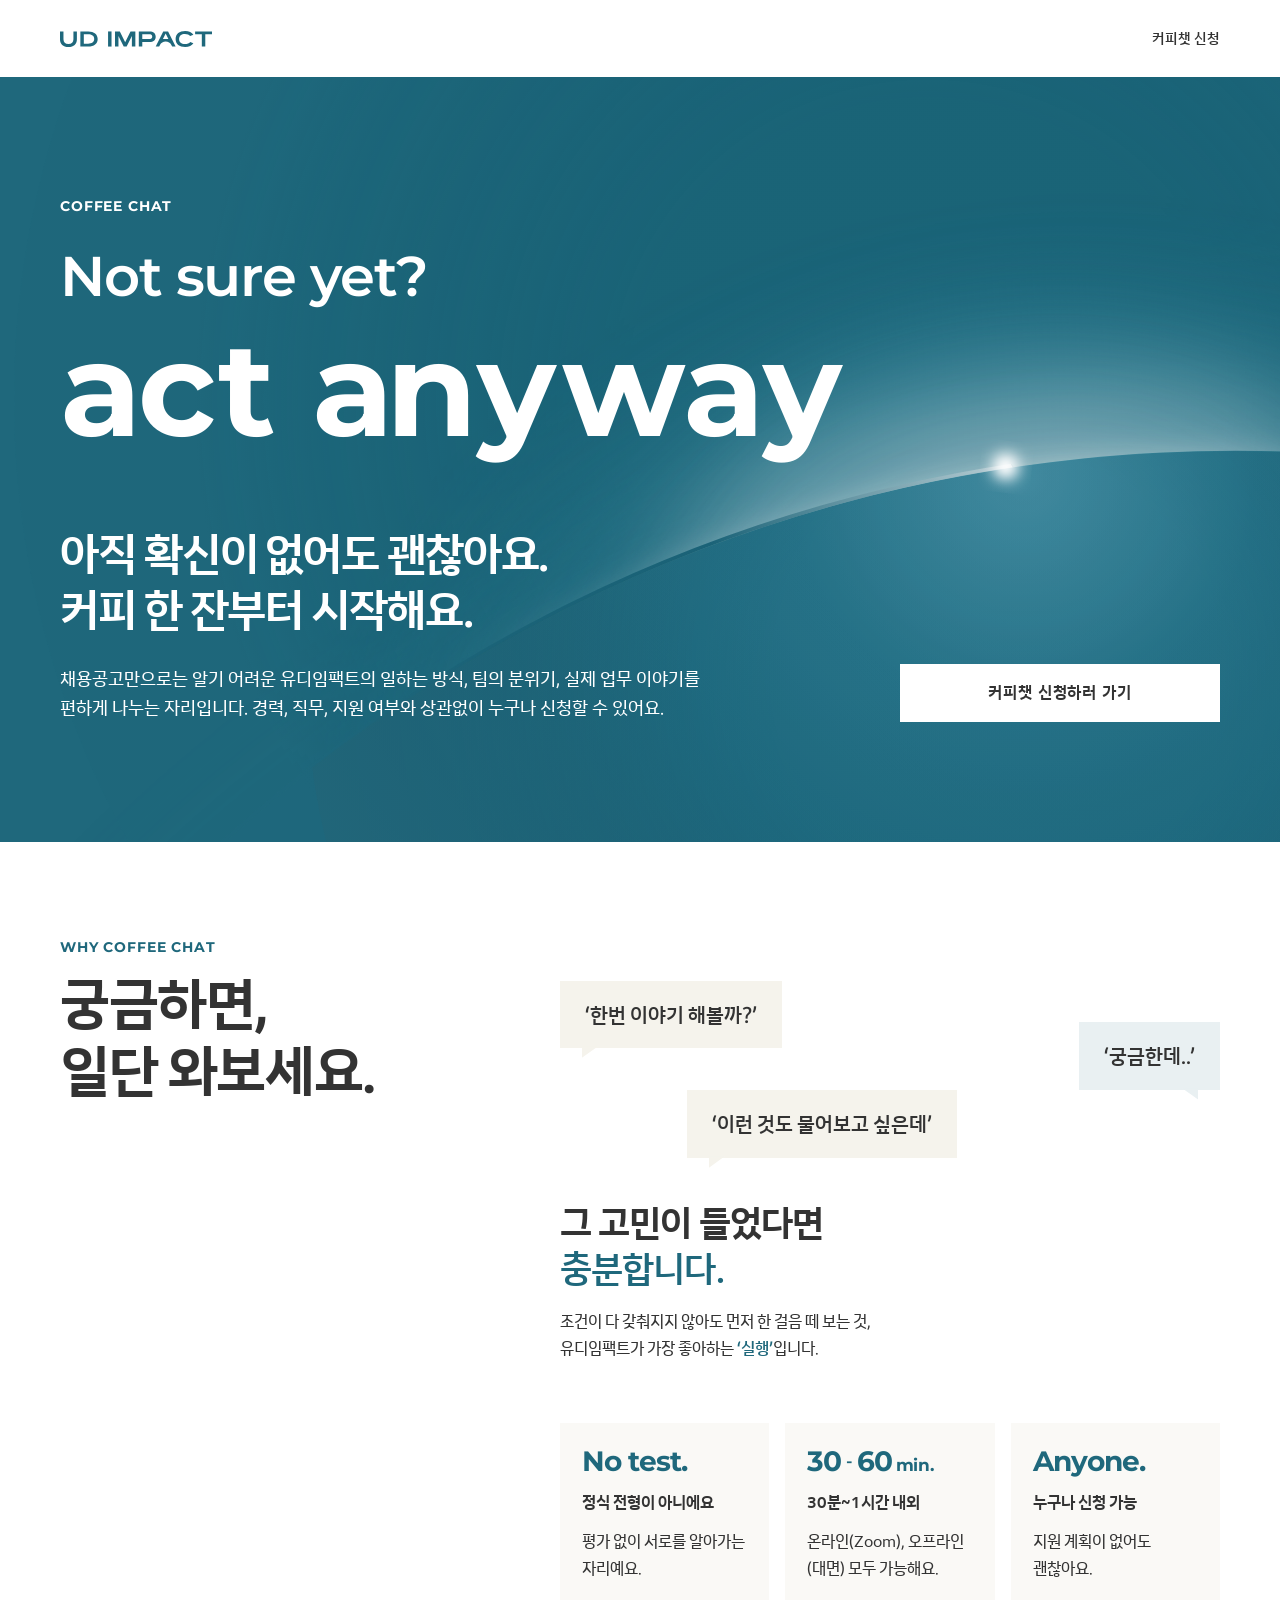
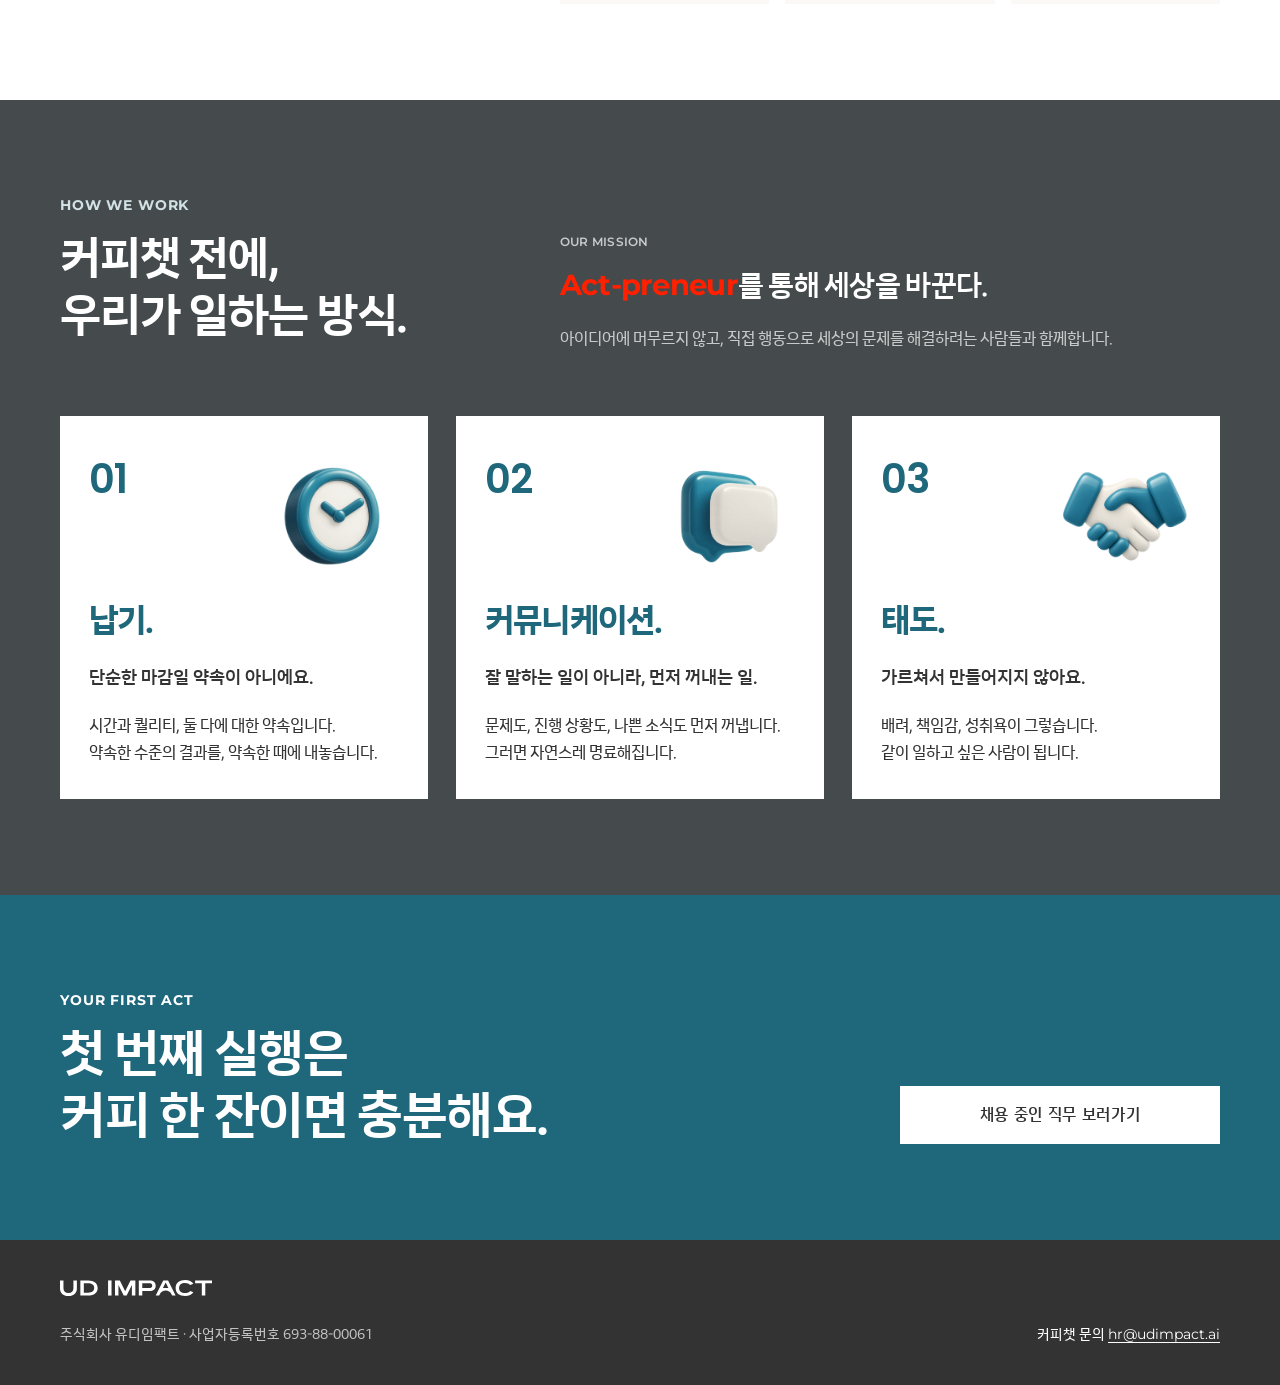
<file: index.html>
<!doctype html>
<html lang="ko">
  <head>
    <meta charset="utf-8">
    <meta name="viewport" content="width=device-width, initial-scale=1, viewport-fit=cover">
    <title>UD IMPACT 커피챗 — Not sure yet? act anyway</title>
    <link rel="stylesheet" href="assets/styles/webfonts.css">
    <link rel="stylesheet" href="assets/styles/refinement-fonts.css">
    <link rel="stylesheet" href="assets/styles/common.css?v=20261021-1">
    <link rel="stylesheet" href="assets/styles/index.css?v=20261021-20">
    <link rel="stylesheet" href="assets/styles/values-refined.css?v=20261021-5">
    <link rel="stylesheet" href="assets/styles/hero-art.css?v=20261021-2">
    <link rel="stylesheet" href="assets/styles/hero-motion.css?v=20261021-2">
    <link rel="stylesheet" href="assets/styles/mission-motion.css?v=20261021-1">
    <script src="assets/scripts/mission-motion.js?v=20261021-1" defer></script>
  </head>
  <body>
    <div class="lp-shell">
      <header class="site-nav">
        <nav class="lp-inner" aria-label="주요 메뉴">
          <a class="brand-link" href="index.html" aria-label="유디임팩트 커피챗 홈"><img class="brand-logo" src="assets/logo/udimpact-wordmark-teal.svg" alt="UD IMPACT" width="152" height="16"></a>
          <a class="nav-link" href="apply.html">커피챗 신청</a>
        </nav>
      </header>
      <main>
        <section class="hero on-accent" aria-labelledby="hero-title">
          <div class="hero-art" aria-hidden="true">
            <div class="hero-art__wash">
              <div class="hero-art__layer hero-art__outer-haze">
                <img src="assets/hero/04b62.svg" width="3689.02" height="3689.02" alt="">
              </div>
              <div class="hero-art__layer hero-art__orbital-glow">
                <img src="assets/hero/d9f5a.svg" width="1222.57" height="1652.86" alt="">
              </div>
              <div class="hero-art__layer hero-art__rim-glow">
                <img src="assets/hero/69f84.svg" width="3457.92" height="3457.92" alt="">
              </div>
              <div class="hero-art__layer hero-art__planet">
                <img src="assets/hero/153b4.svg?v=20261021-2" width="3393.25" height="3393.25" alt="">
              </div>
              <div class="hero-art__layer hero-art__masked-atmosphere">
                <img src="assets/hero/d4ae5.svg" width="1557.16" height="1557.16" alt="">
                <img src="assets/hero/9620e.svg" width="1557.16" height="1557.16" alt="">
              </div>
              <div class="hero-art__layer hero-art__atmosphere">
                <img src="assets/hero/04747.svg" width="2055.47" height="2055.47" alt="">
              </div>
            </div>
            <img class="hero-art__intro-light" src="assets/hero/hero-light-intro.svg" width="1440" height="800" alt="">
            <div class="hero-art__layer hero-art__star">
              <img src="assets/hero/e9343.svg" width="65.7218" height="65.7218" alt="">
            </div>
          </div>
          <div class="lp-inner">
            <p class="kicker">COFFEE CHAT</p>
            <h1 class="hero-title en" id="hero-title"><span class="hero-question">Not sure yet?</span><span class="act-line"><span class="kern-act-a">a</span><span class="kern-act-c">c</span>t <span class="kern-a">a</span>n<span class="kern-y">y</span>way</span></h1>
            <div class="hero-bottom">
              <div class="hero-copy">
                <p class="hero-intro">아직 확신이 없어도 괜찮아요.<br>커피 한 잔부터 시작해요.</p>
                <p class="lead">채용공고만으로는 알기 어려운 유디임팩트의 일하는 방식, 팀의 분위기, 실제 업무 이야기를 편하게 나누는 자리입니다. 경력, 직무, 지원 여부와 상관없이 누구나 신청할 수 있어요.</p>
              </div>
              <a class="lp-cta is-lg is-solo is-on-accent" href="apply.html">커피챗 신청하러 가기</a>
            </div>
          </div>
        </section>
        <section class="why" aria-labelledby="why-title">
          <div class="lp-inner">
            <div class="why-layout">
              <div class="section-heading">
                <p class="kicker">WHY COFFEE CHAT</p>
                <h2 class="section-title" id="why-title">궁금하면,<br>일단 와보세요.</h2>
              </div>
              <div class="why-content">
                <div class="questions">
                  <p class="question-bubble">‘한번 이야기 해볼까?’</p>
                  <p class="question-bubble">‘궁금한데..’</p>
                  <p class="question-bubble">‘이런 것도 물어보고 싶은데’</p>
                </div>
                <div class="why-copy">
                  <p class="statement">그 고민이 들었다면<br><strong>충분합니다.</strong></p>
                  <p class="body">조건이 다 갖춰지지 않아도 먼저 한 걸음 떼 보는 것,<br>유디임팩트가 가장 좋아하는 <strong>‘실행’</strong>입니다.</p>
                </div>
                <div class="info-cards grid-3">
                  <article class="info-card">
                    <p class="card-label en">No test.</p>
                    <h3>정식 전형이 아니에요</h3>
                    <p class="body">평가 없이 서로를 알아가는 자리예요.</p>
                  </article>
                  <article class="info-card">
                    <p class="card-label en time-label" aria-label="30 to 60 minutes"><span>30</span><span class="time-dash" aria-hidden="true">-</span><span>60</span><span class="time-unit">min.</span></p>
                    <h3>30분~1시간 내외</h3>
                    <p class="body">온라인(Zoom), 오프라인(대면) 모두 가능해요.</p>
                  </article>
                  <article class="info-card">
                    <p class="card-label en">Anyone.</p>
                    <h3>누구나 신청 가능</h3>
                    <p class="body">지원 계획이 없어도 괜찮아요.</p>
                  </article>
                </div>
              </div>
            </div>
          </div>
        </section>
        <section class="mission on-dark" aria-labelledby="mission-title">
          <div class="lp-inner">
            <div class="mission-layout">
              <div class="section-heading">
                <p class="kicker">HOW WE WORK</p>
                <h2 class="section-title" id="mission-title">커피챗 전에,<br>우리가 일하는 방식.</h2>
              </div>
              <div class="mission-copy">
                <p class="kicker">OUR MISSION</p>
                <p class="mission-statement"><span class="en mission-word">A<span class="kern-c">c</span>t-preneur</span>를 통해 세상을 바꾼다.</p>
                <p class="lead">아이디어에 머무르지 않고, 직접 행동으로 세상의 문제를 해결하려는 사람들과 함께합니다.</p>
              </div>
            </div>
            <div class="values-grid grid-3" role="group" aria-label="일하는 방식의 세 가지 기준">
              <article class="value-card">
                <span class="value-number" aria-hidden="true">01</span>
                <img class="value-icon" src="assets/icons/3d_clock.svg" alt="" width="134" height="134">
                <h3>납기.</h3>
                <p class="lead">단순한 마감일 약속이 아니에요.</p>
                <p class="body">시간과 퀄리티, 둘 다에 대한 약속입니다.<br>약속한 수준의 결과를, 약속한 때에 내놓습니다.</p>
              </article>
              <article class="value-card">
                <span class="value-number" aria-hidden="true">02</span>
                <img class="value-icon" src="assets/icons/3d_textbubble.svg" alt="" width="134" height="134">
                <h3>커뮤니케이션.</h3>
                <p class="lead">잘 말하는 일이 아니라, 먼저 꺼내는 일.</p>
                <p class="body">문제도, 진행 상황도, 나쁜 소식도 먼저 꺼냅니다.<br>그러면 자연스레 명료해집니다.</p>
              </article>
              <article class="value-card">
                <span class="value-number" aria-hidden="true">03</span>
                <img class="value-icon" src="assets/icons/3d_handshake.svg" alt="" width="134" height="134">
                <h3>태도.</h3>
                <p class="lead">가르쳐서 만들어지지 않아요.</p>
                <p class="body">배려, 책임감, 성취욕이 그렇습니다.<br>같이 일하고 싶은 사람이 됩니다.</p>
              </article>
            </div>
          </div>
        </section>
        <section class="closing on-accent" aria-labelledby="closing-title">
          <div class="lp-inner closing-layout">
            <div class="section-heading">
              <p class="kicker">YOUR FIRST ACT</p>
              <h2 class="section-title" id="closing-title">첫 번째 실행은<br>커피 한 잔이면 충분해요.</h2>
            </div>
            <a class="lp-cta is-lg is-solo is-on-accent" href="https://udimpact.career.greetinghr.com/ko/guide" target="_blank" rel="noopener">채용 중인 직무 보러가기</a>
          </div>
        </section>
      </main>
      <footer class="site-footer">
        <div class="lp-inner">
          <div class="footer-identity">
            <img class="brand-logo" src="assets/logo/udimpact-wordmark-white.svg" alt="UD IMPACT" width="152" height="16">
            <small class="company">주식회사 유디임팩트 · 사업자등록번호 693-88-00061</small>
          </div>
          <small class="contact">커피챗 문의 <a class="lp-text-link en" href="mailto:hr@udimpact.ai">hr@udimpact.ai</a></small>
        </div>
      </footer>
    </div>
  </body>
</html>
</file>
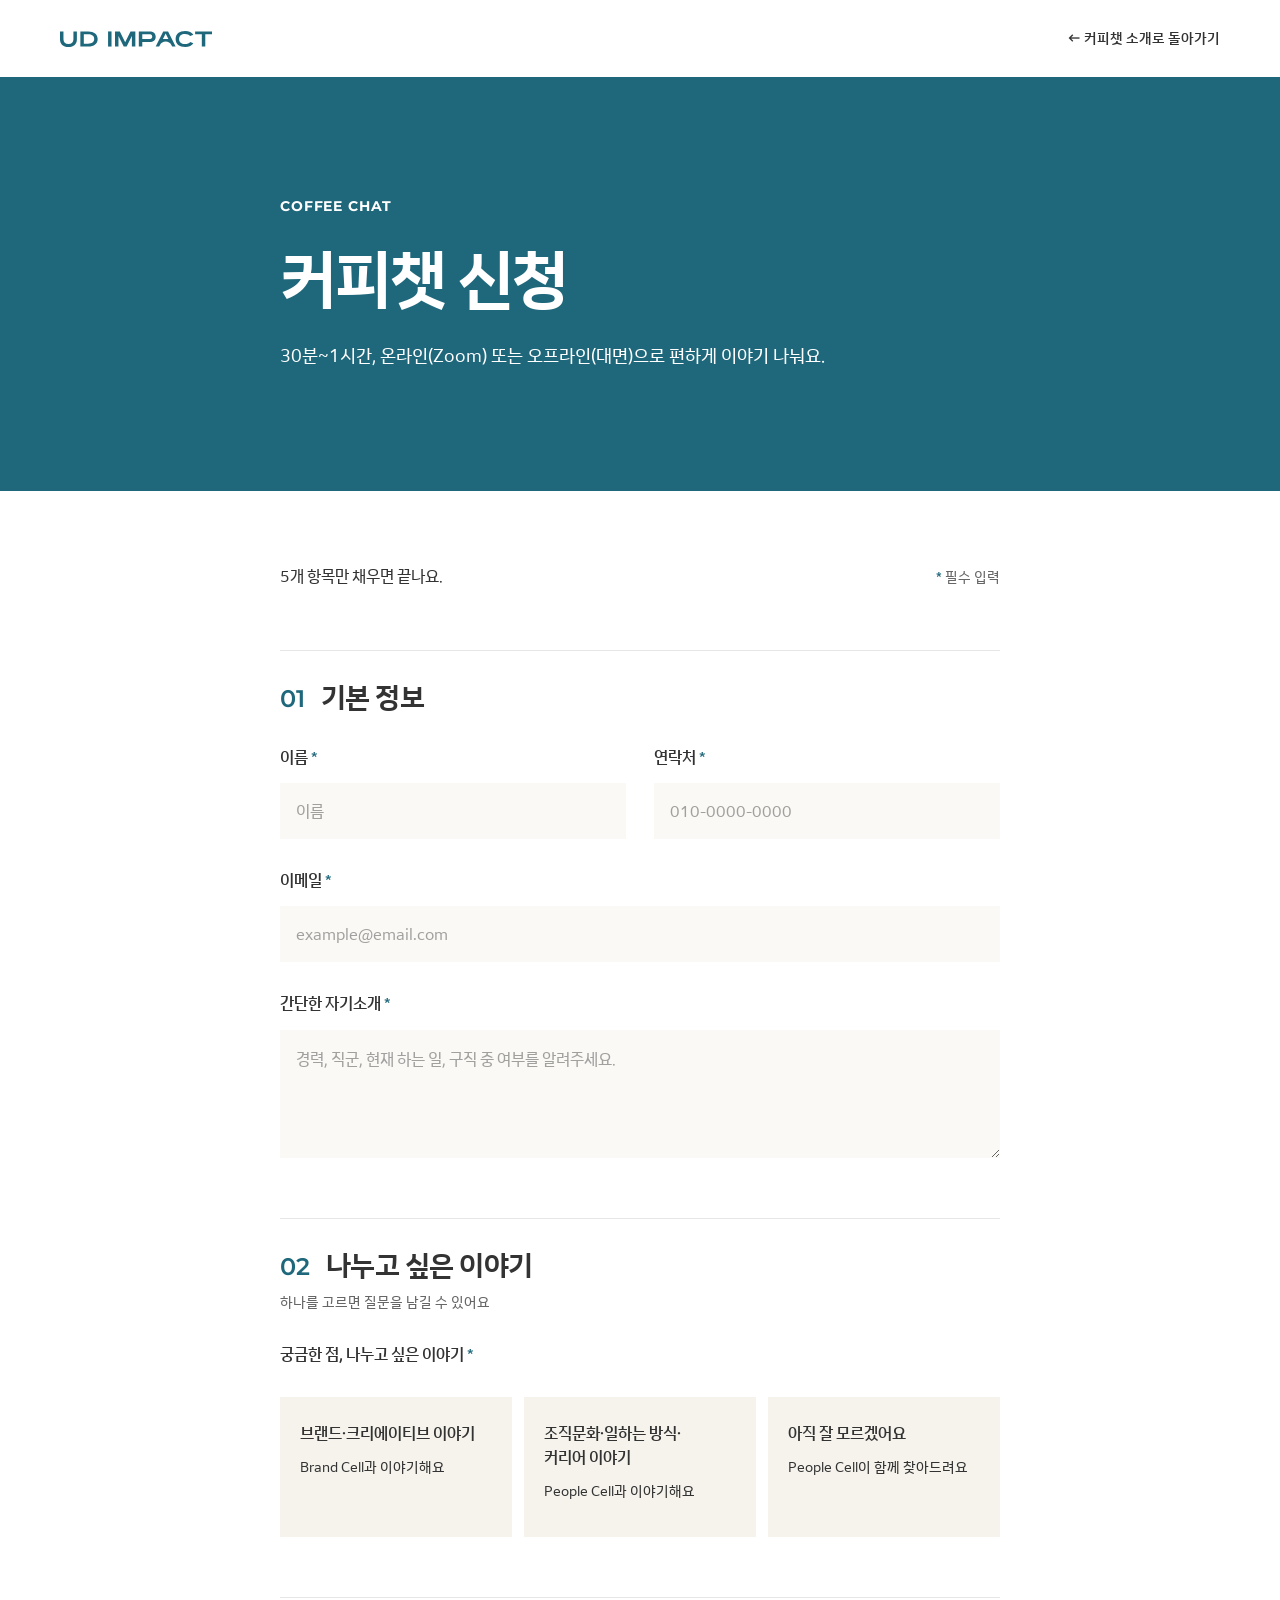
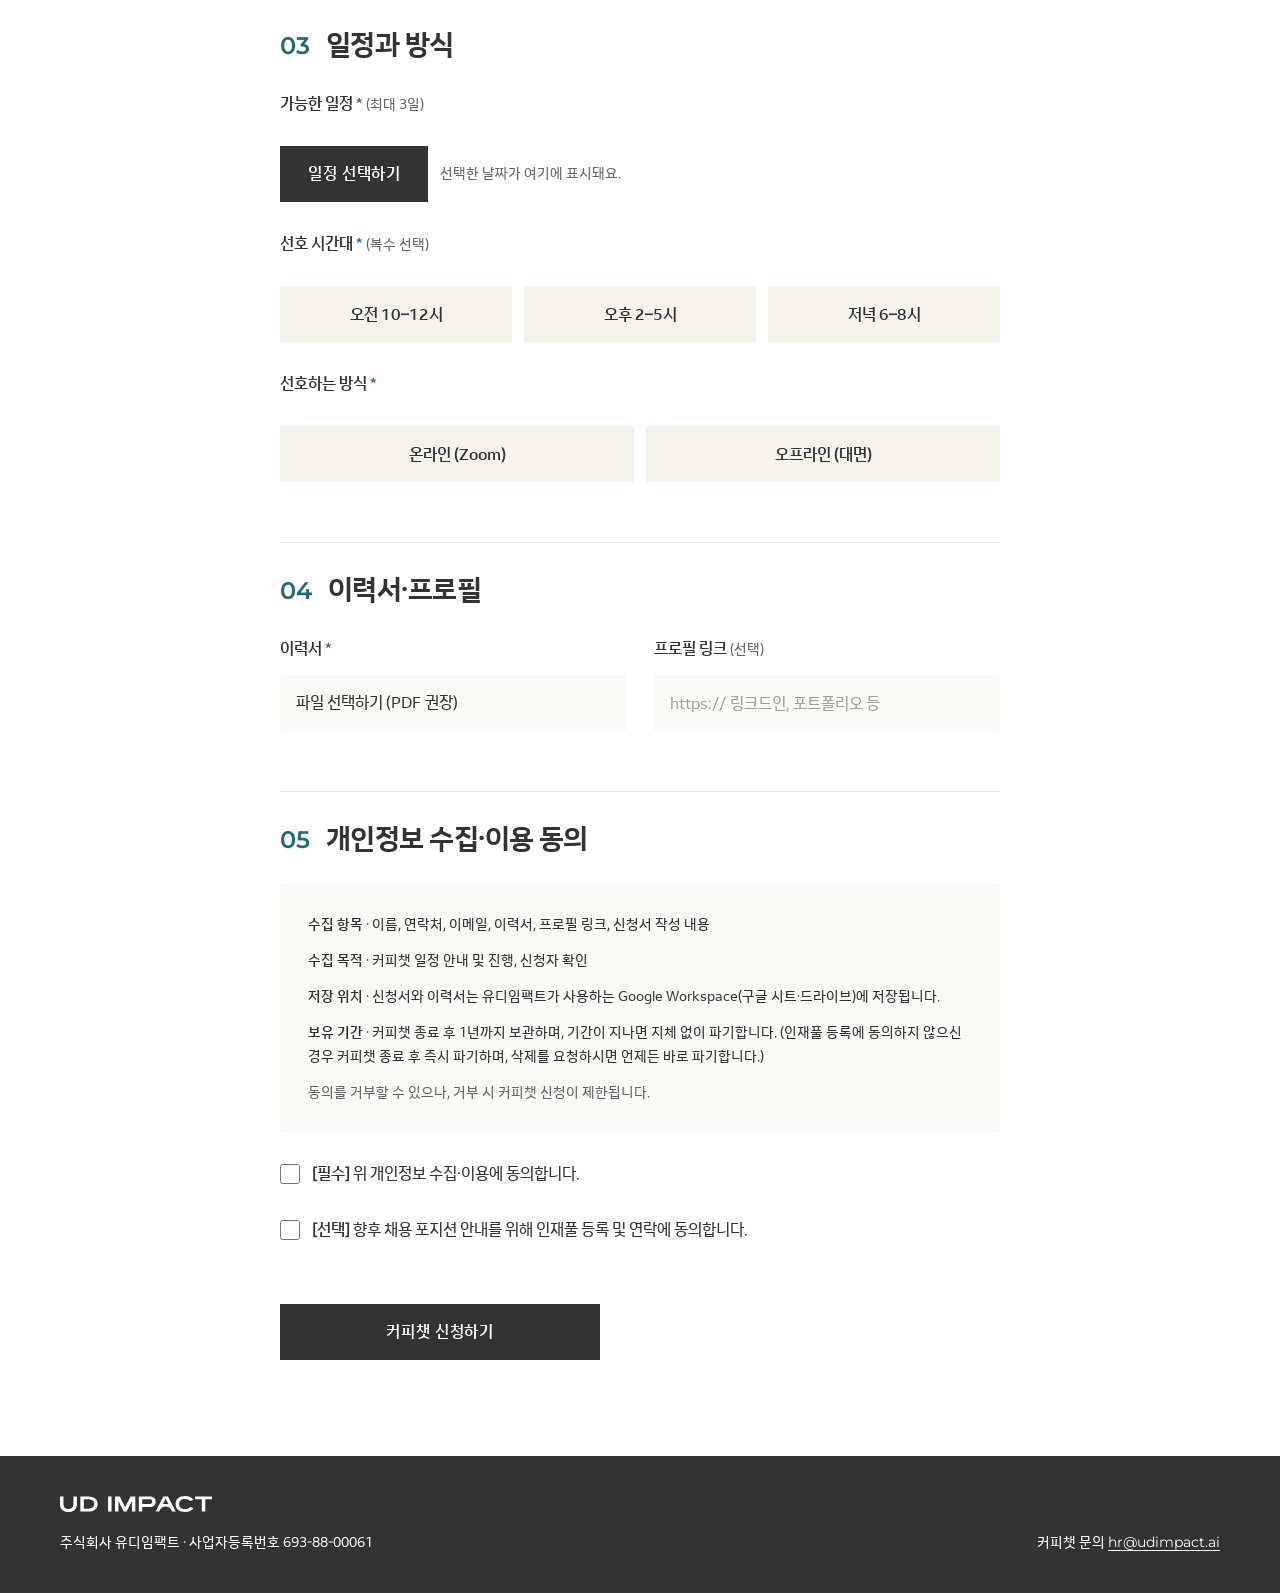
<file: apply.html>
<!doctype html>
<html lang="ko">
  <head>
    <meta charset="utf-8">
    <meta name="viewport" content="width=device-width, initial-scale=1, viewport-fit=cover">
    <title>UD IMPACT — 커피챗 신청</title>
    <link rel="stylesheet" href="assets/styles/webfonts.css">
    <link rel="stylesheet" href="assets/styles/common.css?v=20261021-1">
    <link rel="stylesheet" href="assets/styles/apply.css?v=20261021-3">
  </head>
  <body>
    <div class="lp-shell apply-page">
      <header class="site-nav">
        <div class="lp-inner">
          <a class="brand" href="index.html" aria-label="UD IMPACT 커피챗 소개">
            <img class="brand-logo" src="assets/logo/udimpact-wordmark-teal.svg" alt="UD IMPACT" height="16">
          </a>
          <a class="back" href="index.html">← 커피챗 소개로 돌아가기</a>
        </div>
      </header>
      <section class="apply-hero" aria-labelledby="apply-title">
        <div class="form-width head">
          <div class="eyebrow en kicker">COFFEE CHAT</div>
          <h1 id="apply-title">커피챗 신청</h1>
          <p>30분~1시간, 온라인(Zoom) 또는 오프라인(대면)으로 편하게 이야기 나눠요.</p>
        </div>
      </section>
      <main class="application-area">
        <div class="form-width">

          <section class="done" id="done" aria-live="polite">
            <span class="big en">Nice act.</span>
            <h2>커피챗 신청이 접수됐어요.</h2>
            <p>남겨주신 내용 확인 후 일정을 안내드릴게요.<br>첫 연락까지 며칠 걸릴 수 있는 점 양해 부탁드립니다.</p>
            <a class="ghost" href="index.html">커피챗 소개로 돌아가기</a>
          </section>

          <form id="f" novalidate>
            <input type="text" id="hp" style="display:none" tabindex="-1" autocomplete="off" aria-hidden="true">
            <div class="meta"><span>5개 항목만 채우면 끝나요.</span><small><span class="req">*</span> 필수 입력</small></div>

            <div class="group">
              <div class="gh"><span class="n en">01</span><span class="t">기본 정보</span></div>
              <div class="row grid-2">
                <div class="field"><label class="lb" for="name">이름<span class="req"> *</span></label><input id="name" name="이름" type="text" autocomplete="name" placeholder="이름"></div>
                <div class="field"><label class="lb" for="phone">연락처<span class="req"> *</span></label><input id="phone" name="연락처" type="tel" autocomplete="tel" placeholder="010-0000-0000"></div>
                <div class="field full"><label class="lb" for="email">이메일<span class="req"> *</span></label><input id="email" name="email" type="email" autocomplete="email" placeholder="example@email.com"></div>
              </div>
              <div class="field"><label class="lb" for="intro">간단한 자기소개<span class="req"> *</span></label><textarea id="intro" name="자기소개" rows="3" placeholder="경력, 직군, 현재 하는 일, 구직 중 여부를 알려주세요."></textarea></div>
            </div>

            <div class="group">
              <div class="gh"><span class="n en">02</span><span class="t">나누고 싶은 이야기</span><span class="s">하나를 고르면 질문을 남길 수 있어요</span></div>
              <span class="lb" id="topicLb">궁금한 점, 나누고 싶은 이야기<span class="req"> *</span></span>
              <div class="choice c3 grid-3" role="radiogroup" aria-labelledby="topicLb" id="topics"></div>
              <div class="qbar" id="qbar"><label class="lb" for="question" id="qlabel"></label><textarea id="question" name="질문" rows="3"></textarea></div>
            </div>

            <div class="group">
              <div class="gh"><span class="n en">03</span><span class="t">일정과 방식</span></div>
              <span class="lb">가능한 일정<span class="req"> *</span><span class="opt"> (최대 3일)</span></span>
              <div class="sched">
                <button type="button" class="dark-btn" id="calBtn" aria-haspopup="dialog" aria-expanded="false">일정 선택하기</button>
                <span class="hint" id="noSel">선택한 날짜가 여기에 표시돼요.</span>
                <span id="chips" style="display:contents"></span>
                <div class="pop" id="pop" role="dialog" aria-label="가능한 날짜 선택">
                  <div class="cal-head"><button type="button" class="nav" id="prev" aria-label="이전 달">‹</button><b id="mLabel"></b><button type="button" class="nav" id="next" aria-label="다음 달">›</button></div>
                  <div class="dows"><span>일</span><span>월</span><span>화</span><span>수</span><span>목</span><span>금</span><span>토</span></div>
                  <div class="days" id="days"></div>
                  <small>회색 날짜(주말·공휴일)는 선택할 수 없어요. <span id="cnt"></span></small>
                  <button type="button" class="done-btn" id="closeCal">선택 완료</button>
                </div>
              </div>
              <span class="lb">선호 시간대<span class="req"> *</span><span class="opt"> (복수 선택)</span></span>
              <div class="choice c3 grid-3" id="slots"></div>
              <span class="lb" id="modeLb">선호하는 방식<span class="req"> *</span></span>
              <div class="choice c2 grid-2" role="radiogroup" aria-labelledby="modeLb" id="modes"></div>
            </div>

            <div class="group">
              <div class="gh"><span class="n en">04</span><span class="t">이력서·프로필</span></div>
              <div class="row grid-2">
                <div class="field"><label class="lb" for="resume">이력서<span class="req"> *</span></label><label class="file"><span aria-hidden="true">↑</span> <span id="fileLb">파일 선택하기 (PDF 권장)</span><input id="resume" name="attachment" type="file" accept=".pdf,.doc,.docx"></label></div>
                <div class="field"><label class="lb" for="link">프로필 링크<span class="opt"> (선택)</span></label><input id="link" name="프로필 링크" type="url" placeholder="https:// 링크드인, 포트폴리오 등"></div>
              </div>
            </div>

            <div class="group">
              <div class="gh"><span class="n en">05</span><span class="t">개인정보 수집·이용 동의</span></div>
              <div class="policy">
                <span><b>수집 항목</b> · 이름, 연락처, 이메일, 이력서, 프로필 링크, 신청서 작성 내용</span>
                <span><b>수집 목적</b> · 커피챗 일정 안내 및 진행, 신청자 확인</span>
                <span><b>저장 위치</b> · 신청서와 이력서는 유디임팩트가 사용하는 Google Workspace(구글 시트·드라이브)에 저장됩니다.</span>
                <span><b>보유 기간</b> · 커피챗 종료 후 1년까지 보관하며, 기간이 지나면 지체 없이 파기합니다. (인재풀 등록에 동의하지 않으신 경우 커피챗 종료 후 즉시 파기하며, 삭제를 요청하시면 언제든 바로 파기합니다.)</span>
                <span class="policy-note">동의를 거부할 수 있으나, 거부 시 커피챗 신청이 제한됩니다.</span>
              </div>
              <label class="check"><input type="checkbox" id="agree"><span><b>[필수]</b> 위 개인정보 수집·이용에 동의합니다.</span></label>
              <label class="check"><input type="checkbox" id="pool"><span><b>[선택]</b> 향후 채용 포지션 안내를 위해 인재풀 등록 및 연락에 동의합니다.</span></label>
            </div>

            <div class="err" id="err" role="alert"></div>
            <button type="submit" class="submit">커피챗 신청하기 <span aria-hidden="true">↗</span></button>
          </form>
        </div>
      </main>

      <footer class="site-footer">
        <div class="lp-inner">
          <div class="footer-identity">
            <img class="brand-logo" src="assets/logo/udimpact-wordmark-white.svg" alt="UD IMPACT" height="16">
            <small>주식회사 유디임팩트 · 사업자등록번호 693-88-00061</small>
          </div>
          <small>커피챗 문의 <a class="lp-text-link en" href="mailto:hr@udimpact.ai">hr@udimpact.ai</a></small>
        </div>
      </footer>
    </div>

    <script src="assets/scripts/apply.js?v=20261021-1"></script>
  </body>
</html>
</file>
<file: assets/styles/webfonts.css>
/* Montserrat — 굵기마다 기본 라틴(영문·숫자·기본 기호)과 확장 라틴(é, ü 등) 2개 파일.
   unicode-range에 따라 브라우저가 필요한 파일만 불러온다. */
@font-face {
  font-family: "Montserrat";
  src: url("../fonts/Montserrat-Regular.woff2") format("woff2");
  font-weight: 400;
  font-style: normal;
  font-display: swap;
  unicode-range: U+0000-00FF, U+0131, U+0152-0153, U+02BB-02BC, U+02C6, U+02DA, U+02DC, U+0304, U+0308, U+0329, U+2000-206F, U+20AC, U+2122, U+2191, U+2193, U+2212, U+2215, U+FEFF, U+FFFD;
}

@font-face {
  font-family: "Montserrat";
  src: url("../fonts/Montserrat-Regular-LatinExt.woff2") format("woff2");
  font-weight: 400;
  font-style: normal;
  font-display: swap;
  unicode-range: U+0100-02BA, U+02BD-02C5, U+02C7-02CC, U+02CE-02D7, U+02DD-02FF, U+0304, U+0308, U+0329, U+1D00-1DBF, U+1E00-1E9F, U+1EF2-1EFF, U+2020, U+20A0-20AB, U+20AD-20C0, U+2113, U+2C60-2C7F, U+A720-A7FF;
}

@font-face {
  font-family: "Montserrat";
  src: url("../fonts/Montserrat-Medium.woff2") format("woff2");
  font-weight: 500;
  font-style: normal;
  font-display: swap;
  unicode-range: U+0000-00FF, U+0131, U+0152-0153, U+02BB-02BC, U+02C6, U+02DA, U+02DC, U+0304, U+0308, U+0329, U+2000-206F, U+20AC, U+2122, U+2191, U+2193, U+2212, U+2215, U+FEFF, U+FFFD;
}

@font-face {
  font-family: "Montserrat";
  src: url("../fonts/Montserrat-Medium-LatinExt.woff2") format("woff2");
  font-weight: 500;
  font-style: normal;
  font-display: swap;
  unicode-range: U+0100-02BA, U+02BD-02C5, U+02C7-02CC, U+02CE-02D7, U+02DD-02FF, U+0304, U+0308, U+0329, U+1D00-1DBF, U+1E00-1E9F, U+1EF2-1EFF, U+2020, U+20A0-20AB, U+20AD-20C0, U+2113, U+2C60-2C7F, U+A720-A7FF;
}

@font-face {
  font-family: "Montserrat";
  src: url("../fonts/Montserrat-SemiBold.woff2") format("woff2");
  font-weight: 600;
  font-style: normal;
  font-display: swap;
  unicode-range: U+0000-00FF, U+0131, U+0152-0153, U+02BB-02BC, U+02C6, U+02DA, U+02DC, U+0304, U+0308, U+0329, U+2000-206F, U+20AC, U+2122, U+2191, U+2193, U+2212, U+2215, U+FEFF, U+FFFD;
}

@font-face {
  font-family: "Montserrat";
  src: url("../fonts/Montserrat-SemiBold-LatinExt.woff2") format("woff2");
  font-weight: 600;
  font-style: normal;
  font-display: swap;
  unicode-range: U+0100-02BA, U+02BD-02C5, U+02C7-02CC, U+02CE-02D7, U+02DD-02FF, U+0304, U+0308, U+0329, U+1D00-1DBF, U+1E00-1E9F, U+1EF2-1EFF, U+2020, U+20A0-20AB, U+20AD-20C0, U+2113, U+2C60-2C7F, U+A720-A7FF;
}

@font-face {
  font-family: "Montserrat";
  src: url("../fonts/Montserrat-Bold.woff2") format("woff2");
  font-weight: 700;
  font-style: normal;
  font-display: swap;
  unicode-range: U+0000-00FF, U+0131, U+0152-0153, U+02BB-02BC, U+02C6, U+02DA, U+02DC, U+0304, U+0308, U+0329, U+2000-206F, U+20AC, U+2122, U+2191, U+2193, U+2212, U+2215, U+FEFF, U+FFFD;
}

@font-face {
  font-family: "Montserrat";
  src: url("../fonts/Montserrat-Bold-LatinExt.woff2") format("woff2");
  font-weight: 700;
  font-style: normal;
  font-display: swap;
  unicode-range: U+0100-02BA, U+02BD-02C5, U+02C7-02CC, U+02CE-02D7, U+02DD-02FF, U+0304, U+0308, U+0329, U+1D00-1DBF, U+1E00-1E9F, U+1EF2-1EFF, U+2020, U+20A0-20AB, U+20AD-20C0, U+2113, U+2C60-2C7F, U+A720-A7FF;
}

@font-face {
  font-family: "NanumHuman";
  src: url("../fonts/NanumHuman-Regular.woff2") format("woff2");
  font-weight: 400;
  font-style: normal;
  font-display: swap;
}

@font-face {
  font-family: "NanumHuman";
  src: url("../fonts/NanumHuman-Bold.woff2") format("woff2");
  font-weight: 700;
  font-style: normal;
  font-display: swap;
}

@font-face {
  font-family: "NanumHuman";
  src: url("../fonts/NanumHuman-ExtraBold.woff2") format("woff2");
  font-weight: 800;
  font-style: normal;
  font-display: swap;
}

@font-face {
  font-family: "Pretendard JP";
  src: url("../fonts/PretendardJP-Regular.woff2") format("woff2");
  font-weight: 400;
  font-style: normal;
  font-display: swap;
}

@font-face {
  font-family: "Pretendard JP";
  src: url("../fonts/PretendardJP-Bold.woff2") format("woff2");
  font-weight: 700;
  font-style: normal;
  font-display: swap;
}
</file>
<file: assets/styles/refinement-fonts.css>
/* Fonts used by the user-edited Figma value-card reference. */
@font-face {
  font-family: "NanumHuman";
  src: url("../fonts/NanumHuman-Heavy.ttf") format("truetype");
  font-weight: 900;
  font-style: normal;
  font-display: swap;
}

@font-face {
  font-family: "Poppins";
  src: url("../fonts/Poppins-SemiBold.woff2") format("woff2");
  font-weight: 600;
  font-style: normal;
  font-display: swap;
}
</file>
<file: assets/styles/common.css>
:root {
  --k: 1;
  --accent: #1F687C;
  --ink: #333333;
  --paper: #FFFFFF;
  --muted: #666666;
  --tint: #FAF9F6;
  --ivory: #F5F3EC;
  --line: #E6E6E6;
  --line-on-tint: #CCCCCC;
  --line-on-dark: #4D4D4D;
  --gray-9: #1A1A1A;
  --accent-10: #E9F0F2;
  --accent-20: #D2E1E5;
  --paper-muted: rgba(255,255,255,.7);
  --s-1: 4px;
  --s-2: 8px;
  --s-3: 12px;
  --s-4: 16px;
  --s-5: 22px;
  --s-6: 28px;
  --s-7: 40px;
  --s-8: 60px;
}

* {
  box-sizing: border-box;
}

*,*::before,*::after {
  border-radius: 0;
}

html {
  scroll-behavior: smooth;
}

body {
  margin: 0;
  background: var(--paper);
  color: var(--ink);
  font-family: "NanumHuman",system-ui,sans-serif;
  font-size: 16px;
  line-height: 1.7;
  -webkit-font-smoothing: antialiased;
}

h1,h2,h3,p {
  margin: 0;
}

h1,h2,h3,p,span,label {
  word-break: keep-all;
}

a {
  color: inherit;
}

button,input,textarea,select {
  font: inherit;
}

button,a {
  -webkit-tap-highlight-color: transparent;
}

img {
  display: block;
  max-width: 100%;
  height: auto;
}

.en,[lang="en"] {
  font-family: "Montserrat","NanumHuman",sans-serif;
}

.lp-shell {
  --type-display: clamp(48px,6vw,76px);
  --type-title: clamp(28px,4.5vw,44px);
  --type-num: clamp(36px,5vw,56px);
  --type-lead: 18px;
  --type-body: 16px;
  --type-kicker: 14px;
  --type-caption: 14px;
  --lp-pad-y: 96px;
  --lp-pad-hero: 120px;
  --lp-pad-x: 60px;
  width: 100%;
}

.lp-inner {
  width: 100%;
  max-width: 1200px;
  margin-inline: auto;
}

.site-nav {
  padding: var(--s-6) var(--lp-pad-x);
  background: var(--paper);
}

.site-nav .lp-inner {
  display: flex;
  align-items: center;
  justify-content: space-between;
  gap: var(--s-6);
}

.brand-link {
  display: inline-flex;
  flex-shrink: 0;
  align-items: center;
  text-decoration: none;
}

.brand-logo {
  width: auto;
  height: 16px;
  max-width: none;
}

.nav-link {
  font-size: var(--type-caption);
  font-weight: 700;
  line-height: 1.5;
  text-decoration: none;
}

.nav-link:hover {
  text-decoration: underline;
  text-underline-offset: 5px;
}

.kicker {
  display: block;
  font-family: "Montserrat","NanumHuman",sans-serif;
  font-size: var(--type-kicker);
  font-weight: 700;
  line-height: 1.3;
  letter-spacing: .06em;
  text-transform: uppercase;
}

.section-title {
  font-size: var(--type-title);
  font-weight: 800;
  letter-spacing: -.025em;
  line-height: 1.2;
}

.lead {
  font-size: var(--type-lead);
  line-height: 1.6;
}

.body {
  font-size: var(--type-body);
  line-height: 1.7;
}

.grid-3 {
  display: grid;
  grid-template-columns: repeat(3,minmax(0,1fr));
  gap: var(--s-6);
}

.lp-cta {
  display: inline-flex;
  align-items: center;
  justify-content: center;
  gap: var(--s-3);
  padding: var(--s-4) var(--s-6);
  min-height: 54px;
  border: 0;
  background: var(--ink);
  color: var(--paper);
  font-family: "Montserrat","NanumHuman",sans-serif;
  font-size: 14px;
  font-weight: 600;
  line-height: 1.4;
  letter-spacing: .04em;
  text-decoration: none;
  text-align: center;
  cursor: pointer;
  transition: background-color .2s,color .2s;
}

.lp-cta:hover {
  background: var(--accent);
  color: var(--paper);
}

.lp-cta.is-lg {
  min-width: 200px;
  min-height: 58px;
  padding-inline: var(--s-7);
  font-size: var(--type-body);
}

.lp-cta.is-solo {
  min-width: 320px;
}

.lp-cta.is-on-accent {
  background: var(--paper);
  color: var(--ink);
}

.lp-cta.is-on-accent:hover {
  background: var(--ink);
  color: var(--paper);
}

.lp-text-link {
  text-decoration-line: underline;
  text-decoration-thickness: 1px;
  text-underline-offset: .18em;
}

.lp-text-link:hover,.lp-text-link:focus-visible {
  text-decoration-thickness: 2px;
}

:focus-visible {
  outline: 2px solid currentColor;
  outline-offset: 5px;
}

.lp-cta:focus-visible {
  outline-color: var(--accent);
}

.on-accent .lp-cta:focus-visible {
  outline-color: var(--paper);
}

.site-footer {
  padding: var(--s-7) var(--lp-pad-x);
  background: var(--ink);
  color: var(--paper);
}

.site-footer .lp-inner {
  display: flex;
  justify-content: space-between;
  align-items: flex-end;
  gap: var(--s-6);
}

.footer-identity {
  display: flex;
  flex-direction: column;
  gap: var(--s-6);
  align-items: flex-start;
}

.site-footer small {
  font-size: var(--type-caption);
  line-height: 1.5;
}

.site-footer .company {
  color: var(--paper-muted);
}

.site-footer a {
  color: var(--paper);
}

.site-footer .contact {
  flex-shrink: 0;
}

@media(max-width:768px) {
  .lp-shell {
    --lp-pad-y: 60px;
    --lp-pad-hero: 80px;
    --lp-pad-x: 28px;
  }

  .site-nav .lp-inner {
    gap: var(--s-4);
  }

  .grid-3 {
    grid-template-columns: 1fr;
  }

  .lp-cta {
    width: 100%;
  }

  .lp-cta.is-lg,.lp-cta.is-solo {
    min-width: 0;
  }

  .site-footer .lp-inner {
    flex-direction: column;
    align-items: flex-start;
  }
}

@media(prefers-reduced-motion:reduce) {
  html {
    scroll-behavior: auto;
  }

  *,*::before,*::after {
    animation: none!important;
    transition: none!important;
  }
}
</file>
<file: assets/styles/index.css>
/* Figma visual reference, including the user's manual spacing edits. */
.hero,.why,.mission,.closing {
  padding: var(--lp-pad-y) var(--lp-pad-x);
}

.hero {
  position: relative;
  isolation: isolate;
  overflow: hidden;
  padding-block: var(--lp-pad-hero);
  background: var(--accent);
  color: var(--paper);
}

.hero > .lp-inner {
  position: relative;
  z-index: 1;
}

.hero-title {
  margin-top: var(--s-6);
  font-weight: 600;
  line-height: 1.2;
  letter-spacing: -.035em;
}

.hero-question {
  display: block;
  font-size: 56px;
  line-height: 1.2;
  letter-spacing: -.02em;
}

.hero-title .act-line {
  position: relative;
  display: inline-block;
  margin-top: 0;
  padding-bottom: 16px;
  font-size: 132px;
  font-weight: 700;
  line-height: 1.2;
  letter-spacing: 0;
  transform-origin: left center;
  animation: act-arrive .8s cubic-bezier(.16,1,.3,1) both,act-lift 4.8s ease-in-out 1s 1 forwards;
}

.act-line .kern-act-a {
  letter-spacing: -.025em;
}

.act-line .kern-act-c {
  letter-spacing: .015625em;
}

.act-line .kern-a {
  letter-spacing: -.05357143em;
}

.act-line .kern-y {
  letter-spacing: .04464286em;
}

@keyframes act-arrive {
  from {
    transform: translateY(18px);
  }

  to {
    transform: translateY(0);
  }
}

@keyframes act-lift {
  0%,100% {
    transform: translateY(0);
  }

  50% {
    transform: translateY(-12px);
  }
}

.hero-bottom {
  display: flex;
  align-items: flex-end;
  justify-content: space-between;
  gap: var(--s-8);
  margin-top: 40px;
}

.hero-copy {
  width: 680px;
  max-width: 680px;
}

.hero-intro {
  font-size: var(--type-title);
  font-weight: 800;
  letter-spacing: -.025em;
  line-height: 1.27272727;
}

.hero-copy .lead {
  margin-top: var(--s-6);
}

.hero .lp-cta {
  flex-shrink: 0;
  width: 320px;
  font-weight: 800;
}

.section-heading .section-title {
  margin-top: var(--s-3);
}

.why {
  background: var(--paper);
}

.why-layout {
  display: grid;
  grid-template-columns: 1fr 1.5fr;
  gap: var(--s-8);
  min-height: 434px;
}

.why .kicker {
  color: var(--accent);
}

.why .section-title {
  font-size: clamp(36px,4.5vw,56px);
  line-height: 1.2;
}

.questions {
  display: grid;
  grid-template-columns: 1fr 1fr;
  grid-template-rows: 41.76px 68.04px 68.4px;
  align-items: start;
  height: 206.1px;
}

.question-bubble {
  position: relative;
  justify-self: start;
  width: max-content;
  max-width: 100%;
  padding: 18px 25.2px;
  background: var(--ivory);
  color: var(--ink);
  font-size: 19.8px;
  font-weight: 700;
  line-height: 1.6;
}

.question-bubble::after {
  content: "";
  position: absolute;
  left: 21.6px;
  bottom: -9.9px;
  width: 16.2px;
  height: 11.7px;
  background: inherit;
  clip-path: polygon(0 0,100% 0,0 100%);
}

.question-bubble:nth-child(1) {
  grid-column: 1;
  grid-row: 1;
}

.question-bubble:nth-child(2) {
  grid-column: 2;
  grid-row: 2;
  justify-self: end;
  background: var(--accent-10);
}

.question-bubble:nth-child(2)::after {
  left: auto;
  right: 21.6px;
  clip-path: polygon(0 0,100% 0,100% 100%);
}

.question-bubble:nth-child(3) {
  grid-column: 1/-1;
  grid-row: 3;
  margin-left: 127px;
}

.why-copy {
  margin-top: 24px;
}

.statement {
  margin-bottom: var(--s-4);
  font-size: clamp(28px,3vw,36px);
  font-weight: 800;
  line-height: 1.3;
  letter-spacing: -.025em;
}

.statement strong,.why-copy .body strong {
  color: var(--accent);
}

.info-cards {
  margin-top: var(--s-8);
  gap: var(--s-4);
}

.info-card {
  min-width: 0;
  padding: var(--s-5);
  background: var(--tint);
}

.card-label {
  font-size: clamp(28px,2.2vw,32px);
  color: var(--accent);
  font-weight: 700;
  line-height: 1.2;
  letter-spacing: -.035em;
}

.info-card h3 {
  margin-top: var(--s-3);
  font-size: var(--type-body);
  font-weight: 800;
  line-height: 1.6;
}

.info-card .body {
  margin-top: var(--s-3);
}

.time-label {
  display: flex;
  align-items: baseline;
  gap: .13em;
  white-space: nowrap;
  letter-spacing: -.045em;
}

.time-dash {
  align-self: center;
  display: inline-block;
  position: relative;
  top: -.025em;
  margin-inline: .06em;
  font-size: .62em;
  line-height: 1.2;
  font-weight: 600;
  letter-spacing: 0;
}

.time-unit {
  margin-left: .03em;
  font-size: .62em;
  letter-spacing: -.025em;
}

.mission {
  background: #454B4D;
  color: var(--paper);
}

.mission-layout {
  display: grid;
  grid-template-columns: minmax(0,1fr) minmax(0,1.5fr);
  gap: var(--s-8);
  align-items: start;
}

.mission .section-heading .kicker {
  color: var(--accent-20);
}

.mission .section-title {
  font-size: clamp(36px,3.6vw,48px);
  line-height: 1.25;
}

.mission-copy {
  min-width: 0;
  padding-top: 38px;
}

.mission-copy .kicker {
  color: var(--paper-muted);
  font-size: 12px;
  font-weight: 600;
  letter-spacing: .02em;
}

.mission-statement {
  margin-top: var(--s-4);
  font-size: clamp(26px,2.25vw,32px);
  line-height: 1.35;
  font-weight: 700;
  letter-spacing: -.025em;
}

.mission-statement .en {
  color: #FF2000;
  font-weight: 700;
}

.mission-statement .kern-c {
  letter-spacing: 0;
}

.mission-copy .lead {
  margin-top: 20px;
  font-size: 16px;
  line-height: 1.7;
  color: var(--paper-muted);
}

.closing {
  background: var(--accent);
  color: var(--paper);
}

.closing-layout {
  display: flex;
  justify-content: space-between;
  align-items: flex-end;
  gap: var(--s-8);
}

.closing .section-title {
  font-size: clamp(32px,4vw,52px);
}

.closing .lp-cta {
  flex-shrink: 0;
}

@media(min-width:1101px) {
  .why-content {
    padding-top: calc(var(--type-kicker) * 1.3 + var(--s-3));
  }

  .questions {
    position: relative;
    top: 12px;
  }
}

@media(min-width:769px) and (max-width:1100px) {
  .hero-title .act-line {
    font-size: clamp(76px,8.3vw,120px);
  }

  .hero-bottom,.closing-layout {
    flex-direction: column;
    align-items: flex-start;
    gap: var(--s-7);
  }

  .hero-copy {
    width: 100%;
    max-width: 680px;
  }

  .why-layout,.mission-layout {
    grid-template-columns: 1fr;
    gap: var(--s-7);
    min-height: 0;
  }

  .mission-copy {
    padding-top: 0;
    max-width: 700px;
  }
}

@media(max-width:768px) {
  .hero-bottom,.closing-layout {
    flex-direction: column;
    align-items: stretch;
    gap: var(--s-7);
  }

  .hero-question {
    font-size: clamp(30px,7vw,48px);
  }

  .hero-title .act-line {
    font-size: clamp(40px,11.5vw,88px);
    white-space: nowrap;
    padding-bottom: 14px;
  }

  .hero-copy {
    width: 100%;
    max-width: 100%;
  }

  .hero .lp-cta {
    width: 100%;
  }

  .hero-bottom {
    margin-top: var(--s-7);
  }

  .why-layout,.mission-layout {
    grid-template-columns: 1fr;
    gap: var(--s-7);
    min-height: 0;
  }

  .mission-copy {
    padding-top: 0;
  }

  .mission .section-title {
    font-size: 36px;
  }

  .mission-statement {
    font-size: 26px;
  }

  .questions {
    display: flex;
    flex-direction: column;
    align-items: flex-start;
    gap: 25.2px;
    height: auto;
    padding-bottom: 10.8px;
  }

  .question-bubble {
    font-size: 16.2px;
    padding: 14.4px 18px;
  }

  .question-bubble:nth-child(2) {
    align-self: flex-end;
  }

  .question-bubble:nth-child(3) {
    margin-left: 0;
  }

  .info-cards {
    margin-top: var(--s-7);
  }

  .card-label {
    font-size: 36px;
  }
}

@media(prefers-reduced-motion:reduce) {
  .hero-title .act-line {
    animation: none!important;
    transform: none;
  }
}
</file>
<file: assets/styles/values-refined.css>
/* Light cards within the unified mission section. */
.values-grid {
  margin-top: 64px;
}

.value-card {
  --icon-scale: 1;
  display: grid;
  grid-template-columns: minmax(0, 1fr);
  grid-template-rows: 150px auto auto auto;
  align-content: start;
  align-items: start;
  min-width: 0;
  padding: 32px 28px;
  border: 1px solid var(--paper);
  background: var(--paper);
  color: var(--ink);
  transition: transform .32s ease, box-shadow .32s ease, border-color .32s ease;
}

.value-number {
  grid-area: 1 / 1;
  justify-self: start;
  margin-top: 9.6px;
  color: var(--accent);
  font-family: "Poppins", "Montserrat", sans-serif;
  font-size: 40px;
  font-weight: 600;
  line-height: 1;
  letter-spacing: -.8px;
}

.value-card .value-icon {
  grid-area: 1 / 1;
  justify-self: end;
  display: block;
  width: 133.953px;
  height: 133.953px;
  max-width: 56%;
  margin: 0;
  object-fit: contain;
  transform: scale(var(--icon-scale));
  transition: transform .4s cubic-bezier(.2,.75,.25,1);
}

.value-card:nth-child(-n+2) {
  --icon-scale: .9;
}

.value-card h3 {
  grid-area: 2 / 1;
  min-width: 0;
  margin: 0;
  color: var(--accent);
  font-family: "NanumHuman", system-ui, sans-serif;
  font-size: clamp(32px,2.6vw,38px);
  font-weight: 900;
  line-height: 1.2;
  letter-spacing: -.8px;
  word-break: keep-all;
}

.value-card .lead {
  grid-area: 3 / 1;
  min-width: 0;
  margin: 24px 0 0;
  color: var(--ink);
  font-size: 18px;
  font-weight: 700;
  line-height: 1.6;
  word-break: keep-all;
}

.value-card .body {
  grid-area: 4 / 1;
  min-width: 0;
  margin: 20px 0 0;
  color: var(--ink);
  font-size: 16px;
  font-weight: 400;
  line-height: 1.7;
  word-break: keep-all;
}

@media (hover:hover) and (pointer:fine) {
  .value-card:hover {
    border-color: var(--accent-20);
    box-shadow: 0 16px 36px rgba(0,0,0,.18);
  }
}

@media (hover:hover) and (pointer:fine) and (prefers-reduced-motion:no-preference) {
  .value-card:hover {
    transform: translateY(-6px);
  }

  .value-card:hover .value-icon {
    transform: translateY(-6px) rotate(-4deg) scale(var(--icon-scale));
  }
}

@media (max-width:1100px) {
  .values-grid {
    grid-template-columns: minmax(0,1fr);
    max-width: 560px;
    margin-inline: auto;
    margin-top: 48px;
  }

  .value-card h3 {
    font-size: 38px;
  }
}

@media (max-width:768px) {
  .value-card {
    padding: 28px 24px;
    grid-template-rows: 140px auto auto auto;
  }

  .value-card h3 {
    font-size: 34px;
  }

  .value-card .lead {
    margin-top: 20px;
  }

  .value-card .body {
    margin-top: 16px;
  }
}
</file>
<file: assets/styles/hero-art.css>
/* Original Figma vector layers, positioned from node 2282:164 at 1440 × 752.398.
   SVG viewBoxes and their filter padding are preserved. Their own opacities are
   already baked into the original assets; only the parent group's 90% is added.
   Container units preserve the original proportions up to a 1700px canvas.
   Above that width, center the canvas without scaling its vertical coordinates
   beyond the content-sized hero. */
.hero-art {
  position: absolute;
  inset: 0;
  width: 100%;
  max-width: 1700px;
  margin-inline: auto;
  z-index: -1;
  pointer-events: none;
  container-type: inline-size;
}

.hero-art__wash {
  position: absolute;
  inset: 0;
  opacity: .9;
}

.hero-art__layer {
  position: absolute;
  transform-origin: 0 0;
}

.hero-art__layer > img {
  position: absolute;
  display: block;
  max-width: none;
}

.hero-art__outer-haze {
  left: -11.512018840cqw;
  top: 11.988830566cqw;
  width: 246.091342502cqw;
  height: 246.091342502cqw;
  transform: matrix(0.9927061796188354, 0.12055906653404236, -0.12055906653404236, 0.9927061796188354, 0, 0);
}

.hero-art__outer-haze > img {
  left: -2.050174102%;
  top: -2.050174102%;
  width: 104.100348204%;
  height: 104.100348204%;
}

.hero-art__orbital-glow {
  left: 130.746866862cqw;
  top: 6.936658223cqw;
  width: 74.084472656cqw;
  height: 109.702648587cqw;
  transform: matrix(0.14999555051326752, 0.988686740398407, -0.988686740398407, 0.14999555051326752, 0, 0);
}

.hero-art__orbital-glow > img {
  left: -7.299924937%;
  top: -2.315028818%;
  width: 114.599849875%;
  height: 104.630057636%;
}

.hero-art__rim-glow {
  left: -6.291154226cqw;
  top: 16.161393060cqw;
  width: 235.087551541cqw;
  height: 235.087551541cqw;
  transform: matrix(0.9927061796188354, 0.12055906653404236, -0.12055906653404236, 0.9927061796188354, 0, 0);
}

.hero-art__rim-glow > img {
  left: -1.073170774%;
  top: -1.073170774%;
  width: 102.146341548%;
  height: 102.146341548%;
}

.hero-art__planet {
  left: -5.874487559cqw;
  top: 15.953059726cqw;
  width: 235.087551541cqw;
  height: 235.087551541cqw;
  transform: matrix(0.9927061796188354, 0.12055906653404236, -0.12055906653404236, 0.9927061796188354, 0, 0);
}

.hero-art__planet > img {
  left: -0.118000627%;
  top: -0.118000627%;
  width: 100.236001254%;
  height: 100.236001254%;
}

.hero-art__atmosphere {
  left: 1.085391574cqw;
  top: -46.250000000cqw;
  width: 142.741004096cqw;
  height: 142.741004096cqw;
  transform: matrix(1, 0, 0, 1, 0, 0);
}

.hero-art__atmosphere > img {
  left: 0.000011165%;
  top: 0.000011165%;
  width: 99.999977670%;
  height: 99.999977670%;
}

.hero-art__star {
  left: 77.502237956cqw;
  top: 29.061186049cqw;
  width: 2.545828819cqw;
  height: 2.545828819cqw;
  transform: matrix(0.9927061796188354, 0.12055906653404236, -0.12055906653404236, 0.9927061796188354, 0, 0);
}

.hero-art__star > img {
  left: -39.637092925%;
  top: -39.637092925%;
  width: 179.274185850%;
  height: 179.274185850%;
}

.hero-art__masked-atmosphere {
  left: 23.895183139cqw;
  top: -7.365663317cqw;
  width: 108.136206733cqw;
  height: 108.136206733cqw;
  -webkit-mask-image: url('../hero/26e84.svg');
  mask-image: url('../hero/26e84.svg');
  -webkit-mask-repeat: no-repeat;
  mask-repeat: no-repeat;
  -webkit-mask-position: -44.948055556cqw 36.620486111cqw;
  mask-position: -44.948055556cqw 36.620486111cqw;
  -webkit-mask-size: 235.111250000cqw 235.111250000cqw;
  mask-size: 235.111250000cqw 235.111250000cqw;
  mask-mode: alpha;
}

.hero-art__masked-atmosphere > img {
  inset: 0;
  width: 100%;
  height: 100%;
}
</file>
<file: assets/styles/hero-motion.css>
/* Play once when the document opens; the final frame is the original artwork.
   The trace shares .hero-art's capped 1700px coordinate space, including its
   centered position on ultrawide screens. No scroll or repeating animation. */
.hero-art__intro-light {
  position: absolute;
  top: 0;
  left: 0;
  display: block;
  width: 100%;
  height: auto;
  max-width: none;
  pointer-events: none;
}

@media (prefers-reduced-motion: no-preference) {
  .hero-art__rim-glow,
  .hero-art__orbital-glow {
    animation: hero-rim-arrive 2.65s ease-out both;
  }

  .hero-art__star {
    animation: hero-star-arrive 2.65s ease-out both;
  }
}

@keyframes hero-rim-arrive {
  0%, 75% {
    opacity: 0;
  }

  100% {
    opacity: 1;
  }
}

@keyframes hero-star-arrive {
  0%, 63% {
    opacity: 0;
  }

  84% {
    opacity: .82;
  }

  100% {
    opacity: 1;
  }
}

@media (prefers-reduced-motion: reduce) {
  .hero-art__intro-light {
    display: none;
  }
}
</file>
<file: assets/styles/mission-motion.css>
/* The original text stays readable; only its glyph fill is revealed. */
.mission-word {
  display: inline-block;
  white-space: nowrap;
}

@supports ((background-clip:text) or (-webkit-background-clip:text)) {
  .mission-word.is-wipe-ready {
    background-image: linear-gradient(90deg,#FF2000 0 50%,#FFFFFF 50% 100%);
    background-size: 200% 100%;
    background-position: 100% 0;
    background-repeat: no-repeat;
    -webkit-background-clip: text;
    background-clip: text;
    color: transparent;
    -webkit-text-fill-color: transparent;
  }

  .mission-word.is-wipe-playing {
    animation: mission-word-fill 1.25s cubic-bezier(.4,0,.2,1) .12s both;
  }
}

@keyframes mission-word-fill {
  from {
    background-position: 100% 0;
  }

  to {
    background-position: 0% 0;
  }
}

@media (prefers-reduced-motion:reduce) {
  .mission-word.is-wipe-ready {
    background: none;
    color: #FF2000;
    -webkit-text-fill-color: currentColor;
    animation: none;
  }
}
</file>
<file: assets/styles/apply.css>
.apply-page .form-width {
  width: 100%;
  max-width: 720px;
  margin: 0 auto;
}

.apply-page .site-nav .lp-inner {
  gap: 28px;
}

.apply-page .brand {
  display: inline-flex;
  flex-shrink: 0;
}

.apply-page .back {
  color: var(--ink);
  font-size: 14px;
  font-weight: 700;
  line-height: 1.5;
  text-decoration: none;
  text-underline-offset: .2em;
}

.apply-page .back:hover {
  text-decoration: underline;
}

.apply-page .apply-hero {
  background: var(--accent);
  color: var(--paper);
  padding: 120px 60px;
}

.apply-page .head {
  display: flex;
  flex-direction: column;
  gap: 28px;
}

.apply-page .eyebrow {
  min-height: 16px;
  font-size: var(--type-kicker);
  font-weight: 700;
  line-height: 1.3;
  letter-spacing: .06em;
}

.apply-page h1 {
  margin: 0;
  min-height: 71px;
  font-size: clamp(48px, 5vw, 64px);
  font-weight: 800;
  line-height: 1.1;
  letter-spacing: -.03em;
}

.apply-page .head p {
  margin: 0;
  min-height: 29px;
  font-size: 18px;
  line-height: 1.6;
  word-break: keep-all;
}

.application-area {
  padding: 72px 60px 96px;
}

.apply-page form {
  display: flex;
  flex-direction: column;
  gap: 60px;
}

.apply-page .meta {
  display: flex;
  justify-content: space-between;
  align-items: baseline;
  flex-wrap: wrap;
  gap: 12px;
  font-size: 16px;
  line-height: 1.7;
}

.apply-page .meta small {
  color: var(--muted);
  font-size: 14px;
  line-height: 1.5;
}

.apply-page .req {
  color: var(--accent);
  font-weight: 700;
}

.apply-page .group {
  display: flex;
  flex-direction: column;
  gap: 28px;
  min-width: 0;
}

.apply-page .gh {
  display: flex;
  align-items: baseline;
  flex-wrap: wrap;
  column-gap: 16px;
  row-gap: 8px;
  padding-top: 28px;
  border-top: 1px solid var(--line);
}

.apply-page .gh .n {
  color: var(--accent);
  font-size: 24px;
  font-weight: 600;
  line-height: 1.3;
}

.apply-page .gh .t {
  font-size: 28px;
  font-weight: 800;
  line-height: 1.3;
  letter-spacing: -.02em;
}

.apply-page .gh .s {
  width: 100%;
  color: var(--muted);
  font-size: 14px;
  line-height: 1.5;
}

.apply-page .row {
  display: grid;
  grid-template-columns: repeat(2, minmax(0, 1fr));
  gap: 28px;
}

.apply-page .field {
  display: flex;
  flex-direction: column;
  gap: 12px;
  min-width: 0;
}

.apply-page .full {
  grid-column: 1 / -1;
}

.apply-page .lb {
  font-size: 16px;
  font-weight: 700;
  line-height: 1.7;
}

/* Match the user-edited Figma text frames while keeping form fields fluid. */
.apply-page .group > .lb, .apply-page .group > .field > .lb {
  min-height: 28px;
}

.apply-page .opt {
  font-weight: 400;
  color: var(--muted);
  font-size: 14px;
  line-height: 1.5;
}

.apply-page input[type="text"], .apply-page input[type="tel"], .apply-page input[type="email"], .apply-page input[type="url"], .apply-page textarea {
  box-sizing: border-box;
  width: 100%;
  min-width: 0;
  border: 0;
  background: var(--tint);
  color: var(--ink);
  font-family: "NanumHuman", system-ui, sans-serif;
  font-size: 16px;
  line-height: 1.7;
  -webkit-appearance: none;
}

.apply-page input[type="text"], .apply-page input[type="tel"], .apply-page input[type="email"], .apply-page input[type="url"] {
  height: 56px;
  padding: 12px 16px;
}

.apply-page textarea {
  min-height: 128px;
  padding: 16px;
  resize: vertical;
}

.apply-page input::placeholder, .apply-page textarea::placeholder {
  color: var(--muted);
  opacity: .6;
}

.apply-page input:focus-visible, .apply-page textarea:focus-visible, .apply-page button:focus-visible, .apply-page a:focus-visible, .apply-page .file:focus-within {
  outline: 2px solid var(--accent);
  outline-offset: 4px;
}

.apply-page .choice {
  display: grid;
  gap: 12px;
}

.apply-page .c3 {
  grid-template-columns: repeat(3, minmax(0, 1fr));
}

.apply-page .c2 {
  grid-template-columns: repeat(2, minmax(0, 1fr));
}

.apply-page button {
  font-family: "NanumHuman", system-ui, sans-serif;
}

.apply-page .opt-btn {
  min-width: 0;
  border: 0;
  background: var(--ivory);
  color: var(--ink);
  font-size: 16px;
  font-weight: 700;
  line-height: 1.5;
  cursor: pointer;
  transition: background-color .2s ease, color .2s ease;
  word-break: keep-all;
}

.apply-page .opt-btn:hover {
  background: var(--line);
}

.apply-page .opt-btn[aria-checked="true"], .apply-page .opt-btn[aria-pressed="true"] {
  background: var(--accent);
  color: var(--paper);
}

.apply-page .topic {
  min-height: 140px;
  padding: 24px 20px;
  display: flex;
  flex-direction: column;
  gap: 12px;
  text-align: left;
}

.apply-page .topic b {
  font-size: 16px;
  font-weight: 700;
  line-height: 1.5;
  white-space: pre-line;
}

.apply-page .topic span {
  font-size: 14px;
  font-weight: 400;
  line-height: 1.5;
  color: inherit;
}

.apply-page .pill {
  min-height: 56px;
  padding: 12px 16px;
}

.apply-page .qbar {
  display: none;
  flex-direction: column;
  gap: 12px;
  padding: 28px;
  background: var(--tint);
}

.apply-page .qbar textarea {
  background: var(--paper);
}

.apply-page .qbar.on {
  display: flex;
}

.apply-page .sched {
  position: relative;
  display: flex;
  flex-wrap: wrap;
  gap: 12px;
  align-items: center;
  min-width: 0;
}

.apply-page .dark-btn, .apply-page .done-btn, .apply-page .submit, .apply-page .ghost {
  display: inline-flex;
  align-items: center;
  justify-content: center;
  gap: 12px;
  min-height: 56px;
  padding: 16px 28px;
  border: 0;
  background: var(--ink);
  color: var(--paper);
  font-family: "Montserrat", "NanumHuman", sans-serif;
  font-size: 16px;
  font-weight: 600;
  line-height: 1.4;
  letter-spacing: .04em;
  text-decoration: none;
  cursor: pointer;
  transition: background-color .2s ease;
}

.apply-page .dark-btn:hover, .apply-page .done-btn:hover, .apply-page .submit:hover, .apply-page .ghost:hover {
  background: var(--accent);
  color: var(--paper);
}

.apply-page .hint {
  color: var(--muted);
  font-size: 14px;
  line-height: 1.5;
}

.apply-page .chip {
  display: inline-flex;
  align-items: center;
  justify-content: center;
  min-height: 44px;
  padding: 10px 14px;
  border: 0;
  background: var(--accent);
  color: var(--paper);
  font-size: 14px;
  font-weight: 700;
  line-height: 1.5;
  cursor: pointer;
}

.apply-page .pop {
  display: none;
  position: absolute;
  top: 68px;
  left: 0;
  z-index: 20;
  width: min(440px, 100%);
  padding: 28px;
  background: var(--ivory);
  flex-direction: column;
  gap: 16px;
}

.apply-page .pop.on {
  display: flex;
}

.apply-page .cal-head {
  display: flex;
  align-items: center;
  justify-content: space-between;
  gap: 12px;
}

.apply-page .cal-head b {
  font-size: 18px;
  line-height: 1.5;
}

.apply-page .nav {
  width: 44px;
  height: 44px;
  flex: 0 0 44px;
  border: 0;
  background: var(--paper);
  color: var(--ink);
  font-size: 24px;
  line-height: 1;
  cursor: pointer;
}

.apply-page .nav:disabled {
  background: var(--line);
  color: var(--muted);
  cursor: default;
}

.apply-page .dows, .apply-page .days {
  display: grid;
  grid-template-columns: repeat(7, minmax(0, 1fr));
  gap: 4px;
}

.apply-page .dows {
  font-size: 14px;
  font-weight: 700;
  line-height: 1.5;
  text-align: center;
}

.apply-page .day {
  min-width: 0;
  height: 44px;
  padding: 0;
  border: 0;
  background: var(--paper);
  color: var(--ink);
  font-family: "Montserrat", "NanumHuman", sans-serif;
  font-size: 14px;
  font-weight: 500;
  line-height: 1.5;
  cursor: pointer;
}

.apply-page .day:disabled {
  background: var(--line);
  color: var(--muted);
  cursor: default;
}

.apply-page .day[aria-pressed="true"] {
  background: var(--accent);
  color: var(--paper);
  font-weight: 600;
}

.apply-page .pop small {
  color: var(--muted);
  font-size: 14px;
  line-height: 1.5;
}

.apply-page .done-btn {
  width: 100%;
}

.apply-page .file {
  position: relative;
  display: flex;
  align-items: center;
  gap: 12px;
  min-height: 56px;
  padding: 12px 16px;
  background: var(--tint);
  color: var(--ink);
  font-size: 16px;
  line-height: 1.7;
  cursor: pointer;
}

.apply-page #fileLb {
  min-width: 0;
  overflow: hidden;
  white-space: nowrap;
  text-overflow: ellipsis;
}

.apply-page .file input {
  position: absolute;
  inset: 0;
  width: 100%;
  height: 100%;
  opacity: 0;
  cursor: pointer;
}

.apply-page .policy {
  display: flex;
  flex-direction: column;
  gap: 12px;
  padding: 28px;
  background: var(--tint);
  color: var(--ink);
  font-size: 14px;
  line-height: 1.7;
  overflow-wrap: anywhere;
  word-break: keep-all;
}

.apply-page .policy b {
  font-weight: 700;
}

.apply-page .policy > span {
  line-height: 24px;
}

.apply-page .policy-note {
  color: var(--muted);
}

.apply-page .check {
  display: flex;
  align-items: flex-start;
  gap: 12px;
  min-height: 28px;
  font-size: 16px;
  line-height: 1.7;
  cursor: pointer;
}

.apply-page .check input {
  flex: 0 0 20px;
  width: 20px;
  height: 20px;
  margin: 4px 0 0;
  accent-color: var(--accent);
}

.apply-page .err {
  display: none;
  padding: 20px 28px;
  background: #FFE9E6;
  color: var(--ink);
  font-size: 16px;
  line-height: 1.7;
}

.apply-page .err.on {
  display: block;
}

.apply-page .submit {
  align-self: flex-start;
  min-width: 320px;
  padding-right: 40px;
  padding-left: 40px;
}

.apply-page .submit:disabled {
  background: var(--line);
  color: var(--muted);
  cursor: wait;
}

.apply-page .application-area .done {
  display: none;
  padding: 48px 40px;
  background: var(--tint);
  flex-direction: column;
  align-items: flex-start;
  gap: 28px;
}

.apply-page .application-area .done.on {
  display: flex;
}

.apply-page .done .big {
  color: var(--accent);
  font-size: clamp(36px, 5vw, 48px);
  font-weight: 700;
  line-height: 1.15;
  letter-spacing: -.03em;
}

.apply-page .done h2 {
  margin: 0;
  font-size: 28px;
  font-weight: 800;
  line-height: 1.3;
  letter-spacing: -.02em;
}

.apply-page .done p {
  margin: 0;
  font-size: 16px;
  line-height: 1.7;
}

.apply-page .footer-identity {
  display: flex;
  flex-direction: column;
  align-items: flex-start;
  gap: 20px;
}

.apply-page .site-footer small {
  color: var(--paper);
  font-size: 14px;
  line-height: 1.5;
}

.apply-page .site-footer a:focus-visible {
  outline-color: var(--paper);
}

@media (max-width: 768px) {
  .apply-page .site-nav .lp-inner {
    align-items: center;
    column-gap: 20px;
    row-gap: 16px;
    flex-wrap: wrap;
  }
  .apply-page .apply-hero {
    padding: 80px 28px;
  }
  .apply-page h1 {
    min-height: 0;
  }
  .application-area {
    padding: 45px 28px 60px;
  }
  .apply-page .head p {
    font-size: 16px;
  }
  .apply-page form {
    gap: 48px;
  }
  .apply-page .row, .apply-page .c3, .apply-page .c2 {
    grid-template-columns: 1fr;
  }
  .apply-page .topic {
    min-height: 0;
    padding: 24px;
  }
  .apply-page .qbar, .apply-page .policy {
    padding: 24px;
  }
  .apply-page .pop {
    position: static;
    flex-basis: 100%;
    width: 100%;
    padding: 20px;
  }
  .apply-page .dark-btn, .apply-page .submit, .apply-page .ghost {
    width: 100%;
    min-width: 0;
  }
  .apply-page .application-area .done {
    padding: 32px 24px;
  }
  .apply-page .done h2 {
    font-size: 24px;
  }
}

@media (prefers-reduced-motion: reduce) {
  .apply-page *, .apply-page *::before, .apply-page *::after {
    transition: none !important;
    scroll-behavior: auto !important;
  }
}

/* Keep functional button text; omit decorative glyphs from the former brand. */
.apply-page .submit [aria-hidden="true"], .apply-page .file [aria-hidden="true"] {
  display: none;
}
</file>
